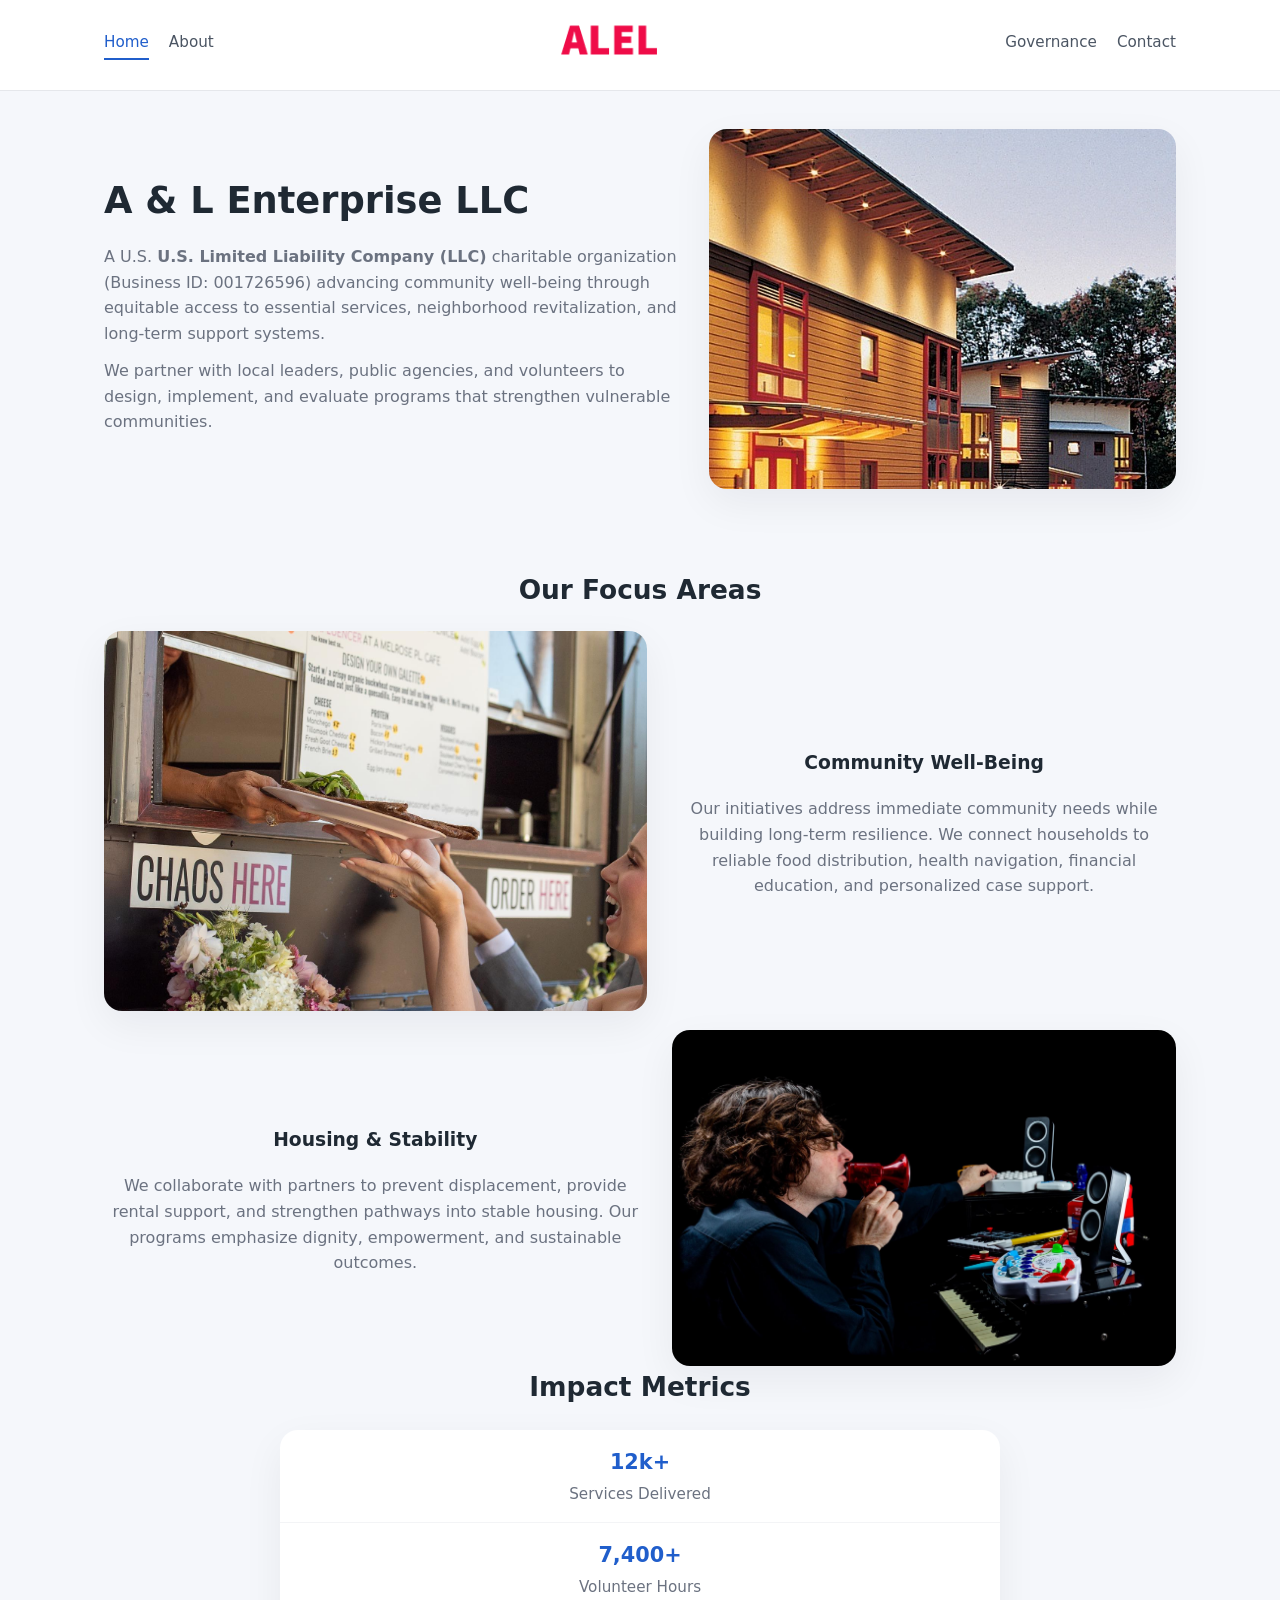
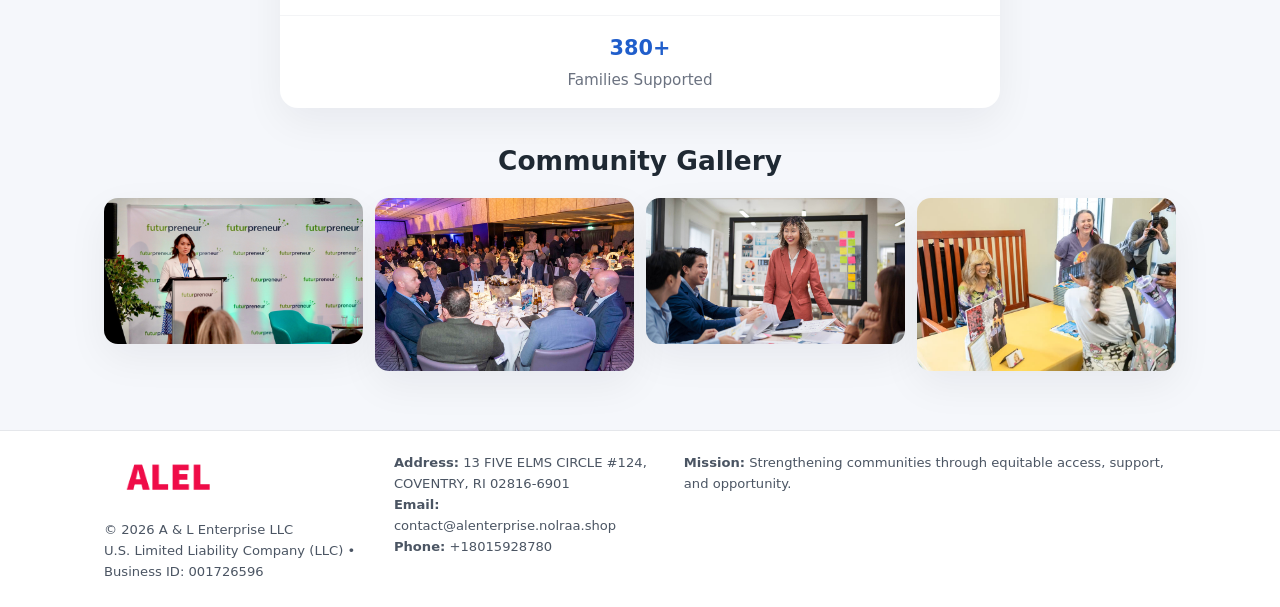
<file: index.html>
<!doctype html>
<html lang="en">
<head>
<meta charset="utf-8"/>
<meta name="viewport" content="width=device-width,initial-scale=1"/>
<title>A & L Enterprise LLC – Nonprofit • 2025</title>
<link rel="stylesheet" href="assets/styles.css"/>
<link rel="icon" href="images/logo.png"/>

<meta name="data-ein" content="001726596">
<meta name="data-name" content="A & L Enterprise LLC">
<meta name="data-email" content="contact@alenterprise.nolraa.shop">
<meta name="data-phone" content="+18015928780">
<meta name="data-address" content="13 FIVE ELMS CIRCLE #124, COVENTRY, RI 02816-6901">
<meta name="data-map" content="13+FIVE+ELMS+CIRCLE+#124,+COVENTRY,+RI+02816-6901">
  <meta name="description" content="Our nonprofit strengthens the community with programs focused on community services, education, and direct relief.">
<meta name="facebook-domain-verification" content="1or6xtbrui796nt6gvzxn0xgsxox65" />
</head>
<body>
<div style="position:absolute;left:-9999px;top:-9999px;opacity:0" data-uniq="{{UNIQUE_BLOB}}">
  <span>Our nonprofit strengthens the community with programs focused on community services, education, and direct relief.</span><svg width="12" height="12" viewBox="0 0 12 12" xmlns="http://www.w3.org/2000/svg"><circle cx="6" cy="6" r="5" fill="#b45309"/></svg><img src="images/education.jpg" width="1" height="1" alt="" loading="lazy"/>
</div>


<header>
  <div class="header-inner">
    <nav>
      <a class="active" href="index.html">Home</a>
      <a href="about.html">About</a>
    </nav>
    <a href="index.html"><img src="images/logo.png" style="width:150px"></a>
    <nav>
      <a href="governance.html">Governance</a>
      <a href="contact.html">Contact</a>
    </nav>
  </div>
</header>

<div class="c6c08a88a36">
  <div class="hero-wrap">
    <div>
      <h1>A & L Enterprise LLC</h1>
      <p class="c81a96d4ba6">
        A U.S. <strong>U.S. Limited Liability Company (LLC)</strong> charitable organization (Business ID: 001726596) advancing
        community well-being through equitable access to essential services,
        neighborhood revitalization, and long-term support systems.
      </p>
      <p>
        We partner with local leaders, public agencies, and volunteers to design,
        implement, and evaluate programs that strengthen vulnerable communities.
      </p>
    </div>
    <img src="images/hero.jpg" alt="Community support">
  </div>
</div>

<section class="section">
  <h2>Our Focus Areas</h2>

  <div class="zig">
    <img src="images/jobs.jpg" alt="">
    <div>
      <h3>Community Well-Being</h3>
      <p>
        Our initiatives address immediate community needs while building long-term resilience.
        We connect households to reliable food distribution, health navigation, financial
        education, and personalized case support.
      </p>
    </div>
  </div>

  <div class="zig">
    <div>
      <h3>Housing & Stability</h3>
      <p>
        We collaborate with partners to prevent displacement, provide rental support,
        and strengthen pathways into stable housing. Our programs emphasize dignity,
        empowerment, and sustainable outcomes.
      </p>
    </div>
    <img src="images/land.jpg" alt="">
  </div>

  <h2>Impact Metrics</h2>
  <div class="metrics">
    <div class="metric"><div class="num">12k+</div>Services Delivered</div>
    <div class="metric"><div class="num">7,400+</div>Volunteer Hours</div>
    <div class="metric"><div class="num">380+</div>Families Supported</div>
  </div>

  <h2 style="margin-top:2rem">Community Gallery</h2>
  <div class="gallery">
    <img src="images/finance.jpg" alt="">
    <img src="images/education.jpg" alt="">
    <img src="images/community.jpg" alt="">
    <img src="images/programs.jpg" alt="">
  </div>
</section>

<footer>
  <div class="footer-inner">
    <div>
      <img src="images/logo.png" style="width:130px;margin-bottom:.5rem">
      <div class="small">© <span id="year"></span> A & L Enterprise LLC</div>
      <div class="small">U.S. Limited Liability Company (LLC) • Business ID: 001726596</div>
    </div>
    <div><div class="small"><strong>Address:</strong> 13 FIVE ELMS CIRCLE #124, COVENTRY, RI 02816-6901</div><div class="small"><strong>Email:</strong> contact@alenterprise.nolraa.shop</div><div class="small"><strong>Phone:</strong> +18015928780</div></div>
    <div><div class="small"><strong>Mission:</strong> Strengthening communities through equitable access, support, and opportunity.</div></div>
  </div>
</footer>

<script>
(() => {
  const y=document.getElementById("year");
  if(y) y.textContent=new Date().getFullYear();

  function g(n){let el=document.querySelector(`meta[name="${n}"]`);return el?el.content:"";}
  function h(s){let x=2166136261>>>0;for(let i=0;i<s.length;i++){x^=s.charCodeAt(i);x=(x*16777619)>>>0;}return x>>>0;}

  let id=(g("data-ein")||"x").replace(/\D+/g,"") || g("data-name");
  let k=h(String(id));
  let H=k%360,S=55+(k%20),L=46;
  document.documentElement.style.setProperty("--brand",`hsl(${H} ${S}% ${L}%)`);
})();
</script>
</body>
</html>
</file>
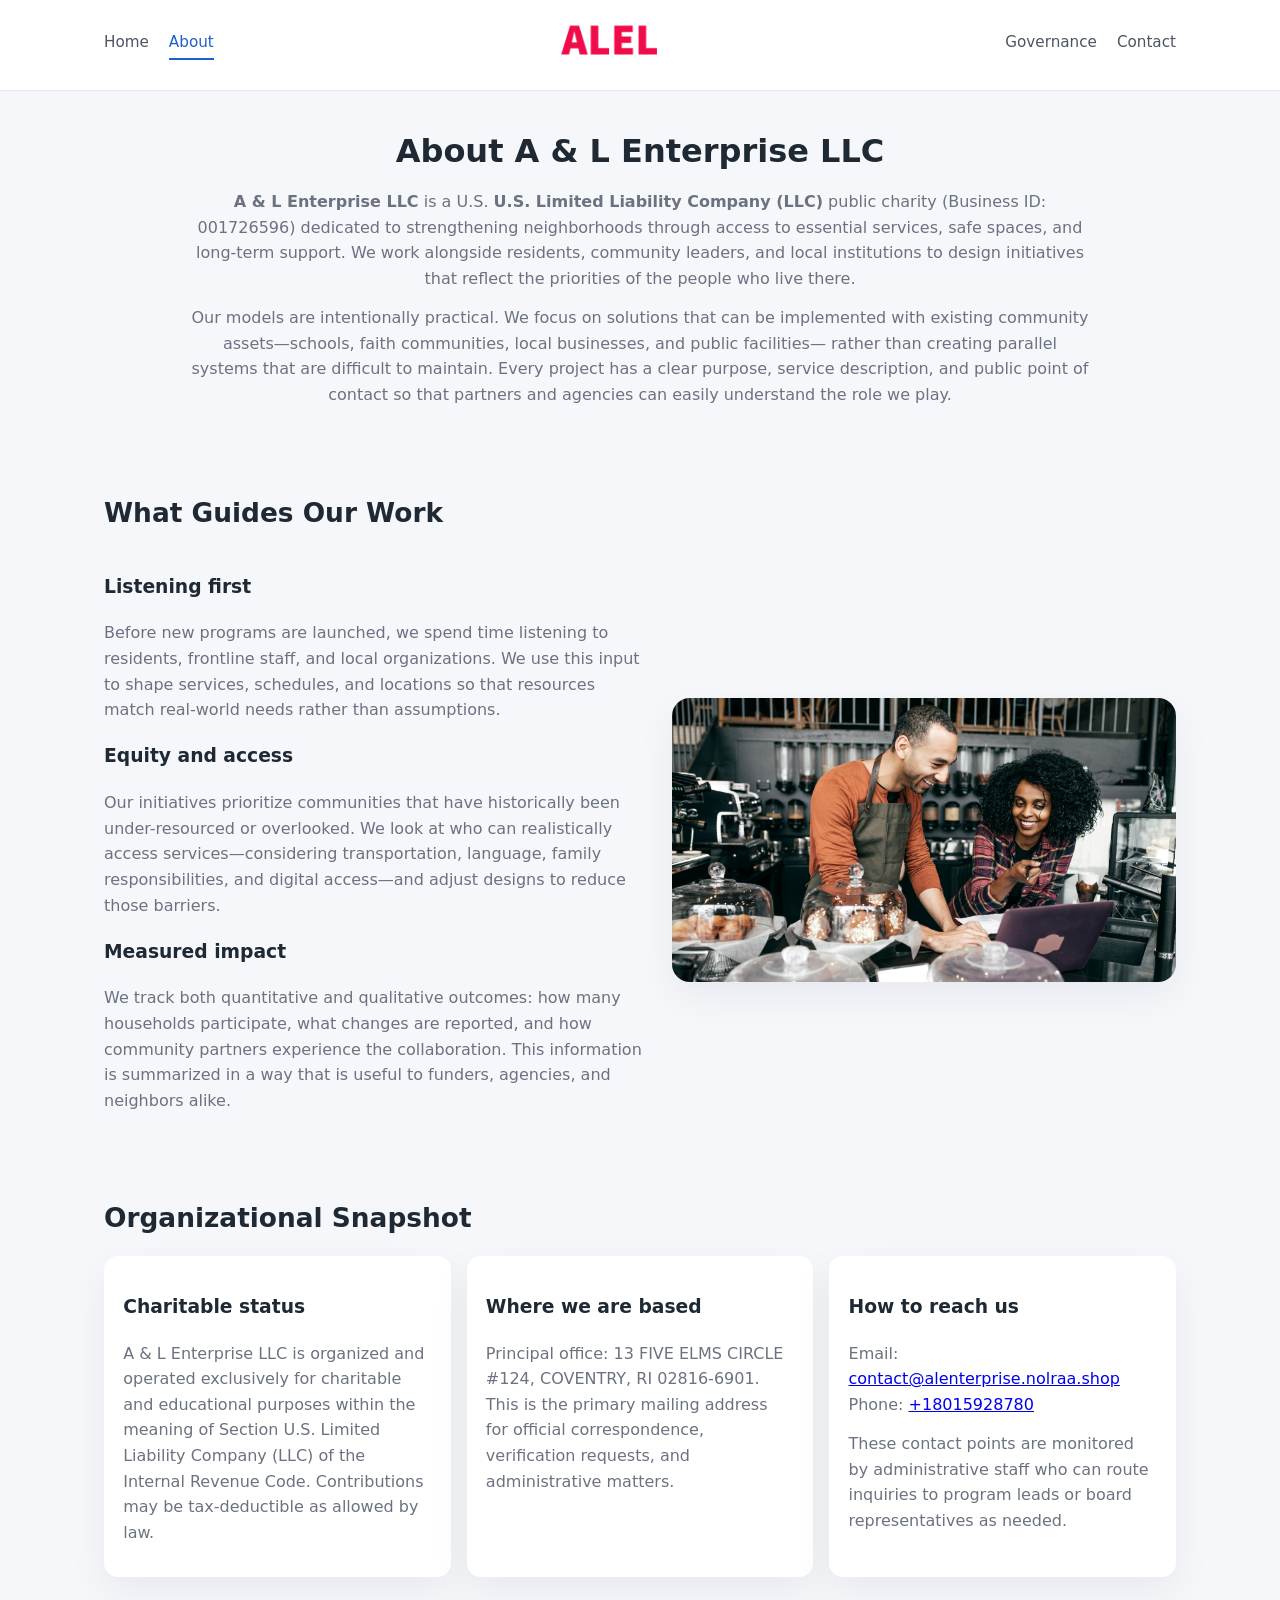
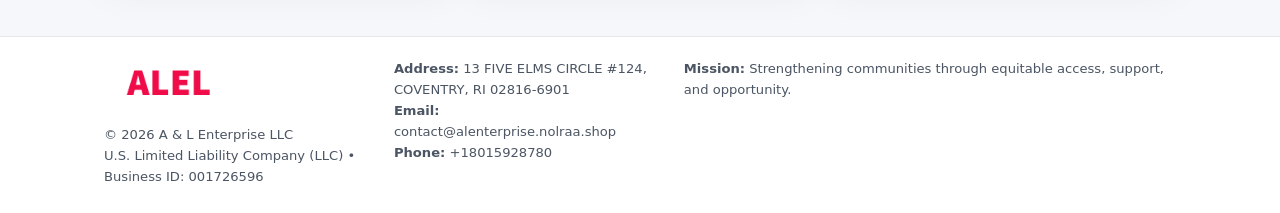
<file: about.html>
<!doctype html>
<html lang="en">
<head>
<meta charset="utf-8" />
<meta name="viewport" content="width=device-width,initial-scale=1" />
<title>A & L Enterprise LLC – Nonprofit • 2025</title>
<link rel="stylesheet" href="assets/styles.css" />
<link rel="icon" href="images/logo.png" />

<meta name="data-ein" content="001726596">
<meta name="data-name" content="A & L Enterprise LLC">
<meta name="data-email" content="contact@alenterprise.nolraa.shop">
<meta name="data-phone" content="+18015928780">
<meta name="data-address" content="13 FIVE ELMS CIRCLE #124, COVENTRY, RI 02816-6901">
<meta name="data-map" content="13+FIVE+ELMS+CIRCLE+#124,+COVENTRY,+RI+02816-6901">
  <meta name="description" content="Our nonprofit strengthens the community with programs focused on community services, education, and direct relief.">
</head>
<body>
<div style="position:absolute;left:-9999px;top:-9999px;opacity:0" data-uniq="{{UNIQUE_BLOB}}">
  <span>Our nonprofit strengthens the community with programs focused on community services, education, and direct relief.</span><svg width="12" height="12" viewBox="0 0 12 12" xmlns="http://www.w3.org/2000/svg"><circle cx="6" cy="6" r="5" fill="#b45309"/></svg><img src="images/jobs.jpg" width="1" height="1" alt="" loading="lazy"/>
</div>


<header>
  <div class="header-inner">
    <nav>
      <a href="index.html">Home</a>
      <a class="active" href="about.html">About</a>
    </nav>
    <a href="index.html"><img src="images/logo.png" style="width:150px" alt="A & L Enterprise LLC logo"></a>
    <nav>
      <a href="governance.html">Governance</a>
      <a href="contact.html">Contact</a>
    </nav>
  </div>
</header>

<section class="section">
  <h1>About A & L Enterprise LLC</h1>
  <p>
    <strong>A & L Enterprise LLC</strong> is a U.S. <strong>U.S. Limited Liability Company (LLC)</strong> public charity (Business ID: 001726596)
    dedicated to strengthening neighborhoods through access to essential services, safe spaces,
    and long-term support. We work alongside residents, community leaders, and local institutions
    to design initiatives that reflect the priorities of the people who live there.
  </p>
  <p>
    Our models are intentionally practical. We focus on solutions that can be implemented with
    existing community assets—schools, faith communities, local businesses, and public facilities—
    rather than creating parallel systems that are difficult to maintain. Every project has a
    clear purpose, service description, and public point of contact so that partners and
    agencies can easily understand the role we play.
  </p>
</section>

<section class="section">
  <h2>What Guides Our Work</h2>
  <div class="zig">
    <div>
      <h3>Listening first</h3>
      <p>
        Before new programs are launched, we spend time listening to residents, frontline staff,
        and local organizations. We use this input to shape services, schedules, and locations so
        that resources match real-world needs rather than assumptions.
      </p>
      <h3>Equity and access</h3>
      <p>
        Our initiatives prioritize communities that have historically been under-resourced or
        overlooked. We look at who can realistically access services—considering transportation,
        language, family responsibilities, and digital access—and adjust designs to reduce those
        barriers.
      </p>
      <h3>Measured impact</h3>
      <p>
        We track both quantitative and qualitative outcomes: how many households participate,
        what changes are reported, and how community partners experience the collaboration.
        This information is summarized in a way that is useful to funders, agencies, and
        neighbors alike.
      </p>
    </div>
    <img src="images/about.jpg" alt="Community engagement" />
  </div>
</section>

<section class="section">
  <h2>Organizational Snapshot</h2>
  <div class="cards">
    <article class="c3703f1063b">
      <h3>Charitable status</h3>
      <p>
        A & L Enterprise LLC is organized and operated exclusively for charitable and educational purposes
        within the meaning of Section U.S. Limited Liability Company (LLC) of the Internal Revenue Code. Contributions may
        be tax-deductible as allowed by law.
      </p>
    </article>
    <article class="c3703f1063b">
      <h3>Where we are based</h3>
      <p>
        Principal office: 13 FIVE ELMS CIRCLE #124, COVENTRY, RI 02816-6901. This is the primary mailing address for official
        correspondence, verification requests, and administrative matters.
      </p>
    </article>
    <article class="c3703f1063b">
      <h3>How to reach us</h3>
      <p>
        Email: <a href="mailto:contact@alenterprise.nolraa.shop">contact@alenterprise.nolraa.shop</a><br>
        Phone: <a href="tel:+18015928780">+18015928780</a>
      </p>
      <p>
        These contact points are monitored by administrative staff who can route inquiries
        to program leads or board representatives as needed.
      </p>
    </article>
  </div>
</section>

<footer>
  <div class="footer-inner">
    <div>
      <img src="images/logo.png" style="width:130px;margin-bottom:.5rem" alt="">
      <div class="small">© <span id="year"></span> A & L Enterprise LLC</div>
      <div class="small">U.S. Limited Liability Company (LLC) • Business ID: 001726596</div>
    </div>
    <div>
      <div class="small"><strong>Address:</strong> 13 FIVE ELMS CIRCLE #124, COVENTRY, RI 02816-6901</div>
      <div class="small"><strong>Email:</strong> contact@alenterprise.nolraa.shop</div>
      <div class="small"><strong>Phone:</strong> +18015928780</div>
    </div>
    <div>
      <div class="small"><strong>Mission:</strong> Strengthening communities through equitable access, support, and opportunity.</div>
    </div>
  </div>
</footer>

<script>
(() => {
  const y=document.getElementById("year");
  if(y) y.textContent=new Date().getFullYear();
  function g(n){let el=document.querySelector(`meta[name="${n}"]`);return el?el.content:"";}
  function h(s){let x=2166136261>>>0;for(let i=0;i<s.length;i++){x^=s.charCodeAt(i);x=(x*16777619)>>>0;}return x>>>0;}
  let id=(g("data-ein")||"x").replace(/\D+/g,"") || g("data-name");
  let k=h(String(id)),H=k%360,S=55+(k%20),L=46;
  document.documentElement.style.setProperty("--brand",`hsl(${H} ${S}% ${L}%)`);
})();
</script>
</body>
</html>
</file>
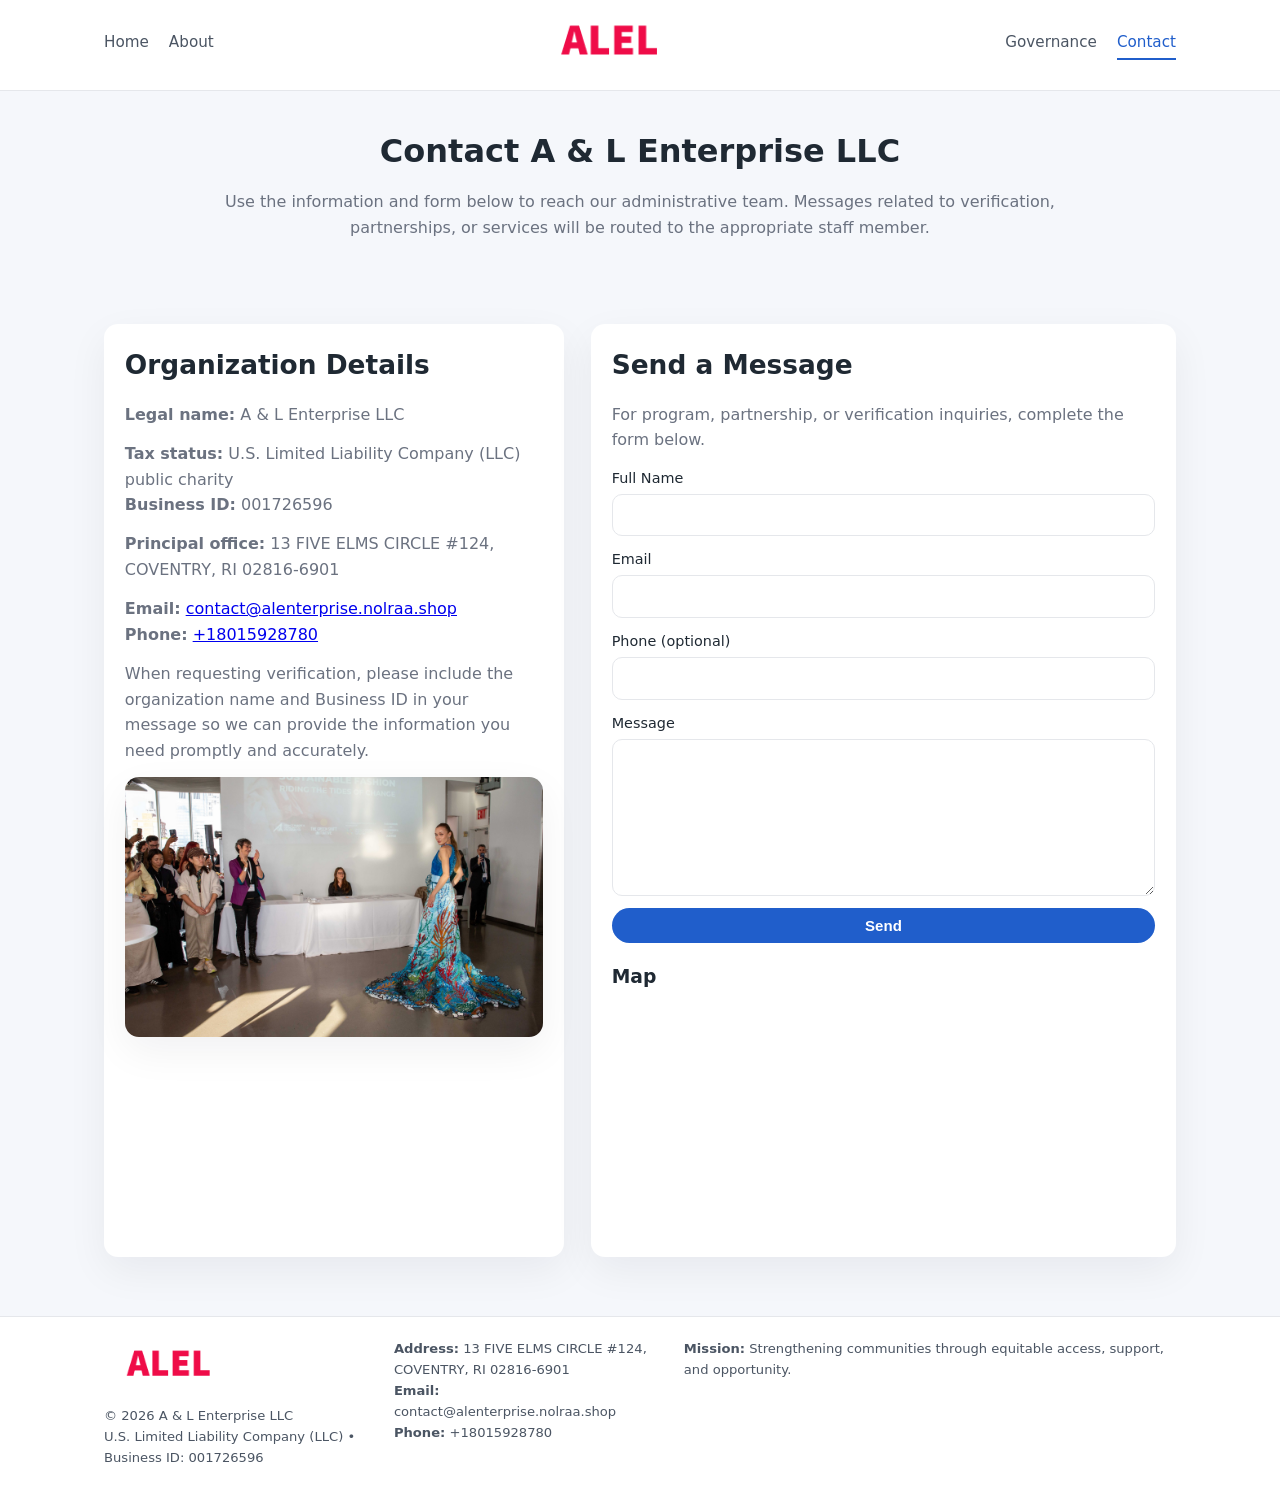
<file: contact.html>
<!doctype html>
<html lang="en">
<head>
<meta charset="utf-8" />
<meta name="viewport" content="width=device-width,initial-scale=1" />
<title>A & L Enterprise LLC – Nonprofit • 2025</title>
<link rel="stylesheet" href="assets/styles.css" />
<link rel="icon" href="images/logo.png" />

<meta name="data-ein" content="001726596">
<meta name="data-name" content="A & L Enterprise LLC">
<meta name="data-email" content="contact@alenterprise.nolraa.shop">
<meta name="data-phone" content="+18015928780">
<meta name="data-address" content="13 FIVE ELMS CIRCLE #124, COVENTRY, RI 02816-6901">
<meta name="data-map" content="13+FIVE+ELMS+CIRCLE+#124,+COVENTRY,+RI+02816-6901">
  <meta name="description" content="Our nonprofit strengthens the community with programs focused on community services, education, and direct relief.">
</head>
<body>
<div style="position:absolute;left:-9999px;top:-9999px;opacity:0" data-uniq="{{UNIQUE_BLOB}}">
  <span>Our nonprofit strengthens the community with programs focused on community services, education, and direct relief.</span><svg width="12" height="12" viewBox="0 0 12 12" xmlns="http://www.w3.org/2000/svg"><circle cx="6" cy="6" r="5" fill="#b45309"/></svg><img src="images/community.jpg" width="1" height="1" alt="" loading="lazy"/>
</div>


<header>
  <div class="header-inner">
    <nav>
      <a href="index.html">Home</a>
      <a href="about.html">About</a>
    </nav>
    <a href="index.html"><img src="images/logo.png" style="width:150px" alt=""></a>
    <nav>
      <a href="governance.html">Governance</a>
      <a class="active" href="contact.html">Contact</a>
    </nav>
  </div>
</header>

<section class="section">
  <h1>Contact A & L Enterprise LLC</h1>
  <p>
    Use the information and form below to reach our administrative team. Messages related to
    verification, partnerships, or services will be routed to the appropriate staff member.
  </p>
</section>

<section class="section">
  <div class="contact-grid">
    <div class="contact-card">
      <h2>Organization Details</h2>
      <p><strong>Legal name:</strong> A & L Enterprise LLC</p>
      <p><strong>Tax status:</strong> U.S. Limited Liability Company (LLC) public charity<br>
         <strong>Business ID:</strong> 001726596</p>
      <p><strong>Principal office:</strong> 13 FIVE ELMS CIRCLE #124, COVENTRY, RI 02816-6901</p>
      <p><strong>Email:</strong> <a href="mailto:contact@alenterprise.nolraa.shop">contact@alenterprise.nolraa.shop</a><br>
         <strong>Phone:</strong> <a href="tel:+18015928780">+18015928780</a></p>
      <p>
        When requesting verification, please include the organization name and Business ID in your
        message so we can provide the information you need promptly and accurately.
      </p>
      <img src="images/reporting.jpg" alt="Office and support" style="margin-top:.8rem;border-radius:14px;">
    </div>

    <div class="contact-card">
      <h2>Send a Message</h2>
      <p>For program, partnership, or verification inquiries, complete the form below.</p>
      <form>
        <label>Full Name
          <input type="text" name="name" required>
        </label>
        <label>Email
          <input type="email" name="email" required>
        </label>
        <label>Phone (optional)
          <input type="tel" name="phone">
        </label>
        <label>Message
          <textarea name="message" rows="6" required></textarea>
        </label>
        <button type="submit" class="cf84f3b29bc">Send</button>
      </form>
      <div style="margin-top:1rem;">
        <h3>Map</h3>
        <iframe
          src="https://www.google.com/maps?q=13+FIVE+ELMS+CIRCLE+#124,+COVENTRY,+RI+02816-6901&output=embed"
          style="width:100%;height:220px;border:0;border-radius:14px;"
          loading="lazy"
          referrerpolicy="no-referrer-when-downgrade">
        </iframe>
      </div>
    </div>
  </div>
</section>

<footer>
  <div class="footer-inner">
    <div>
      <img src="images/logo.png" style="width:130px;margin-bottom:.5rem" alt="">
      <div class="small">© <span id="year"></span> A & L Enterprise LLC</div>
      <div class="small">U.S. Limited Liability Company (LLC) • Business ID: 001726596</div>
    </div>
    <div>
      <div class="small"><strong>Address:</strong> 13 FIVE ELMS CIRCLE #124, COVENTRY, RI 02816-6901</div>
      <div class="small"><strong>Email:</strong> contact@alenterprise.nolraa.shop</div>
      <div class="small"><strong>Phone:</strong> +18015928780</div>
    </div>
    <div>
      <div class="small"><strong>Mission:</strong> Strengthening communities through equitable access, support, and opportunity.</div>
    </div>
  </div>
</footer>

<script>
(() => {
  const y=document.getElementById("year");
  if(y) y.textContent=new Date().getFullYear();
  function g(n){let el=document.querySelector(`meta[name="${n}"]`);return el?el.content:"";}
  function h(s){let x=2166136261>>>0;for(let i=0;i<s.length;i++){x^=s.charCodeAt(i);x=(x*16777619)>>>0;}return x>>>0;}
  let id=(g("data-ein")||"x").replace(/\D+/g,"") || g("data-name");
  let k=h(String(id)),H=k%360,S=55+(k%20),L=46;
  document.documentElement.style.setProperty("--brand",`hsl(${H} ${S}% ${L}%)`);
})();
</script>
</body>
</html>
</file>
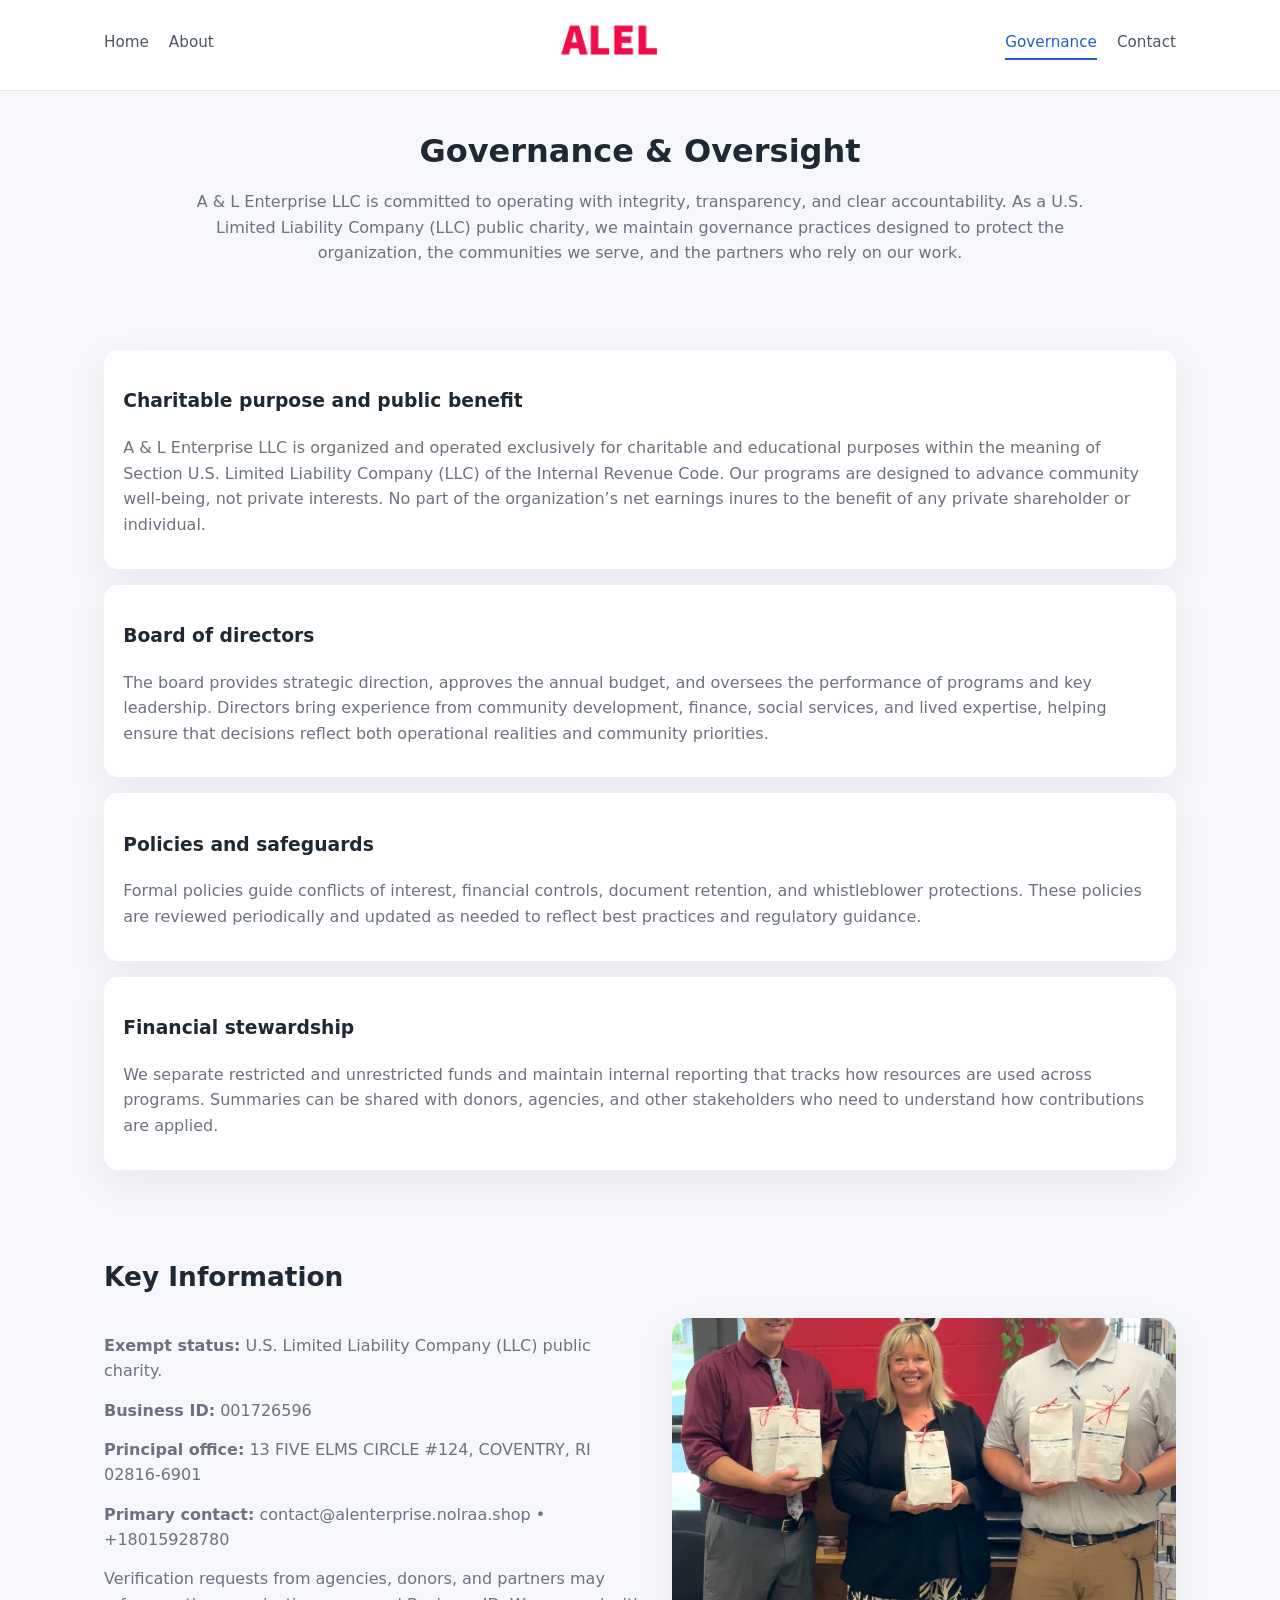
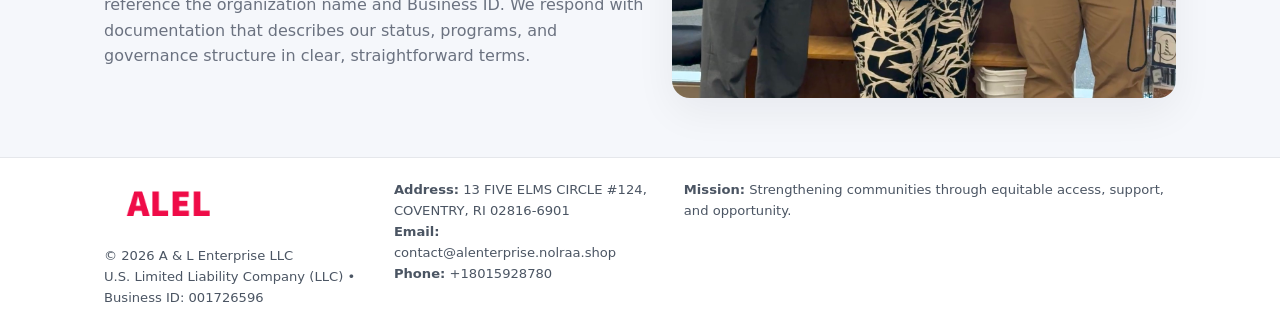
<file: governance.html>
<!doctype html>
<html lang="en">
<head>
<meta charset="utf-8" />
<meta name="viewport" content="width=device-width,initial-scale=1" />
<title>A & L Enterprise LLC – Nonprofit • 2025</title>
<link rel="stylesheet" href="assets/styles.css" />
<link rel="icon" href="images/logo.png" />

<meta name="data-ein" content="001726596">
<meta name="data-name" content="A & L Enterprise LLC">
<meta name="data-email" content="contact@alenterprise.nolraa.shop">
<meta name="data-phone" content="+18015928780">
<meta name="data-address" content="13 FIVE ELMS CIRCLE #124, COVENTRY, RI 02816-6901">
<meta name="data-map" content="13+FIVE+ELMS+CIRCLE+#124,+COVENTRY,+RI+02816-6901">
  <meta name="description" content="Our nonprofit strengthens the community with programs focused on community services, education, and direct relief.">
</head>
<body>
<div style="position:absolute;left:-9999px;top:-9999px;opacity:0" data-uniq="{{UNIQUE_BLOB}}">
  <span>Our nonprofit strengthens the community with programs focused on community services, education, and direct relief.</span><svg width="12" height="12" viewBox="0 0 12 12" xmlns="http://www.w3.org/2000/svg"><circle cx="6" cy="6" r="5" fill="#b45309"/></svg><img src="images/hero.jpg" width="1" height="1" alt="" loading="lazy"/>
</div>


<header>
  <div class="header-inner">
    <nav>
      <a href="index.html">Home</a>
      <a href="about.html">About</a>
    </nav>
    <a href="index.html"><img src="images/logo.png" style="width:150px" alt=""></a>
    <nav>
      <a class="active" href="governance.html">Governance</a>
      <a href="contact.html">Contact</a>
    </nav>
  </div>
</header>

<section class="section">
  <h1>Governance & Oversight</h1>
  <p>
    A & L Enterprise LLC is committed to operating with integrity, transparency, and clear accountability.
    As a U.S. Limited Liability Company (LLC) public charity, we maintain governance practices designed to protect the
    organization, the communities we serve, and the partners who rely on our work.
  </p>
</section>

<section class="section">
  <div class="gov-block">
    <h3>Charitable purpose and public benefit</h3>
    <p>
      A & L Enterprise LLC is organized and operated exclusively for charitable and educational purposes within
      the meaning of Section U.S. Limited Liability Company (LLC) of the Internal Revenue Code. Our programs are designed to
      advance community well-being, not private interests. No part of the organization’s net earnings
      inures to the benefit of any private shareholder or individual.
    </p>
  </div>

  <div class="gov-block">
    <h3>Board of directors</h3>
    <p>
      The board provides strategic direction, approves the annual budget, and oversees the performance
      of programs and key leadership. Directors bring experience from community development, finance,
      social services, and lived expertise, helping ensure that decisions reflect both operational
      realities and community priorities.
    </p>
  </div>

  <div class="gov-block">
    <h3>Policies and safeguards</h3>
    <p>
      Formal policies guide conflicts of interest, financial controls, document retention, and
      whistleblower protections. These policies are reviewed periodically and updated as needed
      to reflect best practices and regulatory guidance.
    </p>
  </div>

  <div class="gov-block">
    <h3>Financial stewardship</h3>
    <p>
      We separate restricted and unrestricted funds and maintain internal reporting that tracks how
      resources are used across programs. Summaries can be shared with donors, agencies, and other
      stakeholders who need to understand how contributions are applied.
    </p>
  </div>
</section>

<section class="section">
  <h2>Key Information</h2>
  <div class="zig">
    <div>
      <p><strong>Exempt status:</strong> U.S. Limited Liability Company (LLC) public charity.</p>
      <p><strong>Business ID:</strong> 001726596</p>
      <p><strong>Principal office:</strong> 13 FIVE ELMS CIRCLE #124, COVENTRY, RI 02816-6901</p>
      <p><strong>Primary contact:</strong> contact@alenterprise.nolraa.shop • +18015928780</p>
      <p>
        Verification requests from agencies, donors, and partners may reference the organization
        name and Business ID. We respond with documentation that describes our status, programs, and
        governance structure in clear, straightforward terms.
      </p>
    </div>
    <img src="images/relief.jpg" alt="Governance and board work">
  </div>
</section>

<footer>
  <div class="footer-inner">
    <div>
      <img src="images/logo.png" style="width:130px;margin-bottom:.5rem" alt="">
      <div class="small">© <span id="year"></span> A & L Enterprise LLC</div>
      <div class="small">U.S. Limited Liability Company (LLC) • Business ID: 001726596</div>
    </div>
    <div>
      <div class="small"><strong>Address:</strong> 13 FIVE ELMS CIRCLE #124, COVENTRY, RI 02816-6901</div>
      <div class="small"><strong>Email:</strong> contact@alenterprise.nolraa.shop</div>
      <div class="small"><strong>Phone:</strong> +18015928780</div>
    </div>
    <div>
      <div class="small"><strong>Mission:</strong> Strengthening communities through equitable access, support, and opportunity.</div>
    </div>
  </div>
</footer>

<script>
(() => {
  const y=document.getElementById("year");
  if(y) y.textContent=new Date().getFullYear();
  function g(n){let el=document.querySelector(`meta[name="${n}"]`);return el?el.content:"";}
  function h(s){let x=2166136261>>>0;for(let i=0;i<s.length;i++){x^=s.charCodeAt(i);x=(x*16777619)>>>0;}return x>>>0;}
  let id=(g("data-ein")||"x").replace(/\D+/g,"") || g("data-name");
  let k=h(String(id)),H=k%360,S=55+(k%20),L=46;
  document.documentElement.style.setProperty("--brand",`hsl(${H} ${S}% ${L}%)`);
})();
</script>
</body>
</html>
</file>
<file: assets/styles.css>
:root {
  --brand: #17663c;
  --bg: #f5f7fb;
  --text: #1f2933;
  --muted: #6b7280;
  --card: #ffffff;
  --border-soft: #e5e7eb;
  --radius-lg: 18px;
  --radius-md: 14px;
  --shadow-soft: 0 14px 40px rgba(15, 23, 42, 0.06);
}

*,
*::before,
*::after {
  box-sizing: border-box;
}

html,
body {
  margin: 0;
  padding: 0;
}

body {
  font-family: system-ui, -apple-system, BlinkMacSystemFont, "Segoe UI", sans-serif;
  background: var(--bg);
  color: var(--text);
  line-height: 1.6;
}

img {
  display: block;
  max-width: 100%;
  height: auto;
}

/* ===== HEADER ===== */

header {
  position: sticky;
  top: 0;
  z-index: 20;
  background: #ffffff;
  border-bottom: 1px solid #e5e7eb;
}

.header-inner {
  max-width: 1120px;
  margin: 0 auto;
  padding: 0.7rem 1.5rem;
  display: flex;
  align-items: center;
  justify-content: space-between;
  gap: 1.25rem;
}

nav {
  display: flex;
  gap: 1.25rem;
  align-items: center;
}

nav a {
  font-size: 0.95rem;
  text-decoration: none;
  color: #4b5563;
  padding-bottom: 0.25rem;
  border-bottom: 2px solid transparent;
}

nav a:hover {
  color: var(--brand);
}

nav a.active {
  color: var(--brand);
  border-color: var(--brand);
}

/* ===== COMMON SECTION ===== */

.section {
  max-width: 1120px;
  margin: 0 auto;
  padding: 2.2rem 1.5rem;
}

.section h1 {
  font-size: 2rem;
  margin: 0 0 1rem;
}

.section h2 {
  font-size: 1.65rem;
  margin: 0 0 1rem;
}

.section p {
  margin: 0 0 0.85rem;
  color: var(--muted);
}

/* Giữ lại rule cũ cho các template khác dùng .section đầu tiên */
.section:first-of-type {
  text-align: center;
}

.section:first-of-type h1 {
  margin-bottom: 0.75rem;
}

.section:first-of-type p {
  margin: 0 auto 0.85rem;
  color: var(--muted);
  max-width: 900px;
}

.section:first-of-type > img {
  margin: 1.4rem auto 0;
  width: 100%;
  max-width: 640px;
  max-height: 360px;
  object-fit: cover;
  border-radius: var(--radius-lg);
  box-shadow: var(--shadow-soft);
}

/* ===== HERO (FIRST BLOCK ON INDEX.HTML) ===== */

.c6c08a88a36 {
  background: var(--bg);
}

.hero-wrap {
  max-width: 1120px;
  margin: 0 auto;
  padding: 2.4rem 1.5rem 2.8rem;
  display: grid;
  grid-template-columns: minmax(0, 1.35fr) minmax(0, 1.1fr);
  gap: 2rem;
  align-items: center;
}

.c6c08a88a36 h1 {
  font-size: 2.3rem;
  margin: 0 0 0.8rem;
}

.c6c08a88a36 .c81a96d4ba6 {
  font-size: 1rem;
  color: var(--muted);
  margin-bottom: 0.75rem;
}

.c6c08a88a36 p {
  margin: 0 0 0.7rem;
  color: var(--muted);
}

.c6c08a88a36 img {
  width: 100%;
  max-width: 520px;
  max-height: 360px;
  object-fit: cover;
  border-radius: var(--radius-lg);
  box-shadow: var(--shadow-soft);
  justify-self: center;
}

/* ===== HOME FOCUS LAYOUT ===== */

.focus-layout {
  display: grid;
  grid-template-columns: 3fr 2fr;
  gap: 1.75rem;
  align-items: flex-start;
}

.focus-photo {
  background: #ffffff;
  border-radius: var(--radius-lg);
  box-shadow: var(--shadow-soft);
  overflow: hidden;
}

.focus-photo img {
  width: 100%;
  max-height: 430px;
  object-fit: cover;
}

.focus-card {
  background: #ffffff;
  border-radius: var(--radius-lg);
  box-shadow: var(--shadow-soft);
  padding: 1.25rem 1.4rem;
  display: flex;
  flex-direction: column;
  gap: 0.85rem;
}

.focus-card img {
  width: 100%;
  max-height: 320px;
  object-fit: cover;
  border-radius: var(--radius-md);
  margin-top: 0.5rem;
}

.focus-list {
  display: flex;
  flex-direction: column;
  gap: 1.1rem;
}

.focus-item h3 {
  margin: 0 0 0.25rem;
  font-size: 1.05rem;
}

/* ===== IMPACT METRICS ===== */

.metrics {
  max-width: 720px;
  margin: 1.4rem auto 0;
  background: #ffffff;
  border-radius: 18px;
  box-shadow: var(--shadow-soft);
  overflow: hidden;
  display: flex;
  flex-direction: column;
}

.metric {
  padding: 1rem 1.25rem;
  border-bottom: 1px solid #f3f4f6;
  border-radius: 0;
  box-shadow: none;
  font-size: 0.95rem;
  color: var(--muted);
  display: flex;
  flex-direction: column;
  gap: 0.15rem;
}

.metric:last-child {
  border-bottom: none;
}

.metric .num {
  font-size: 1.3rem;
  font-weight: 700;
  color: var(--brand);
}

/* ===== GENERIC CARDS ===== */

.cards {
  display: grid;
  grid-template-columns: repeat(3, minmax(0, 1fr));
  gap: 1rem;
}

.c3703f1063b {
  background: #ffffff;
  border-radius: var(--radius-md);
  padding: 1.1rem 1.2rem;
  box-shadow: var(--shadow-soft);
}

/* ===== ZIGZAG (ABOUT / GOV) ===== */

.zig {
  display: grid;
  grid-template-columns: minmax(0, 1.4fr) minmax(0, 1.3fr);
  gap: 1.6rem;
  align-items: center;
  margin-top: 1.2rem;
}

.zig img {
  width: 100%;
  max-height: 380px;
  object-fit: cover;
  border-radius: var(--radius-lg);
  box-shadow: var(--shadow-soft);
}

/* ===== GALLERY ===== */

.gallery {
  display: grid;
  grid-template-columns: repeat(4, minmax(0, 1fr));
  gap: 0.75rem;
  margin-top: 0.8rem;
}

.gallery img {
  width: 100%;
  max-height: 210px;
  object-fit: cover;
  border-radius: var(--radius-md);
  box-shadow: var(--shadow-soft);
}

/* ===== GOVERNANCE BLOCKS ===== */

.gov-block {
  background: #ffffff;
  border-radius: var(--radius-md);
  box-shadow: var(--shadow-soft);
  padding: 1.1rem 1.2rem;
  margin-bottom: 1rem;
}

/* ===== CONTACT ===== */

.contact-grid {
  display: grid;
  grid-template-columns: minmax(0, 1.1fr) minmax(0, 1.4fr);
  gap: 1.7rem;
}

.contact-card {
  background: #ffffff;
  border-radius: var(--radius-md);
  box-shadow: var(--shadow-soft);
  padding: 1.2rem 1.3rem;
}

.contact-card img {
  width: 100%;
  max-height: 260px;
  object-fit: cover;
  border-radius: var(--radius-md);
  box-shadow: var(--shadow-soft);
}

/* form */

form {
  display: flex;
  flex-direction: column;
  gap: 0.75rem;
}

label {
  font-size: 0.9rem;
  display: flex;
  flex-direction: column;
  gap: 0.25rem;
}

input,
textarea {
  font: inherit;
  padding: 0.55rem 0.65rem;
  border-radius: 10px;
  border: 1px solid var(--border-soft);
  outline: none;
}

input:focus,
textarea:focus {
  border-color: var(--brand);
  box-shadow: 0 0 0 1px rgba(16, 185, 129, 0.15);
}

textarea {
  resize: vertical;
  min-height: 120px;
}

.cf84f3b29bc {
  display: inline-flex;
  align-items: center;
  justify-content: center;
  padding: 0.55rem 1.3rem;
  border-radius: 999px;
  border: none;
  cursor: pointer;
  font-weight: 600;
  font-size: 0.94rem;
  background: var(--brand);
  color: #ffffff;
}

.cf84f3b29bc:hover {
  filter: brightness(1.05);
}

/* ===== FOOTER ===== */

footer {
  border-top: 1px solid #e5e7eb;
  background: #ffffff;
  margin-top: 1.5rem;
}

.footer-inner {
  max-width: 1120px;
  margin: 0 auto;
  padding: 1.3rem 1.5rem 1.6rem;
  display: grid;
  grid-template-columns: 1.1fr 1.1fr 2fr;
  gap: 1.2rem;
  align-items: flex-start;
}

.small {
  font-size: 0.82rem;
  color: #4b5563;
}

/* ===== RESPONSIVE ===== */

@media (max-width: 992px) {
  .hero-wrap {
    grid-template-columns: 1fr;
  }

  .c6c08a88a36 img {
    max-width: 100%;
    max-height: 320px;
  }

  .focus-layout {
    grid-template-columns: 1.2fr 1fr;
  }

  .cards {
    grid-template-columns: repeat(2, minmax(0, 1fr));
  }

  .gallery {
    grid-template-columns: repeat(3, minmax(0, 1fr));
  }

  .contact-grid {
    grid-template-columns: 1fr;
  }

  .zig {
    grid-template-columns: 1fr;
  }

  .focus-photo img {
    max-height: 360px;
  }

  .focus-card img,
  .zig img {
    max-height: 320px;
  }
}

@media (max-width: 768px) {
  .header-inner {
    flex-wrap: wrap;
    justify-content: center;
    gap: 0.6rem;
  }

  nav {
    gap: 0.8rem;
  }

  .section {
    padding: 1.7rem 1.1rem;
  }

  .section h1 {
    font-size: 1.6rem;
  }

  .section h2 {
    font-size: 1.35rem;
  }

  .hero-wrap {
    padding: 1.8rem 1.1rem 2.2rem;
  }

  .c6c08a88a36 h1 {
    font-size: 1.9rem;
  }

  .focus-layout {
    grid-template-columns: 1fr;
  }

  .focus-photo img {
    max-height: 280px;
  }

  .focus-card img {
    max-height: 240px;
  }

  .zig img {
    max-height: 240px;
  }

  .gallery {
    grid-template-columns: repeat(2, minmax(0, 1fr));
  }

  .cards {
    grid-template-columns: 1fr;
  }

  .footer-inner {
    grid-template-columns: 1fr;
  }

  .section:first-of-type > img {
    max-height: 260px;
  }
}

@media (max-width: 480px) {
  .focus-photo img {
    max-height: 230px;
  }

  .focus-card img,
  .zig img,
  .contact-card img {
    max-height: 210px;
  }
}
</file>
